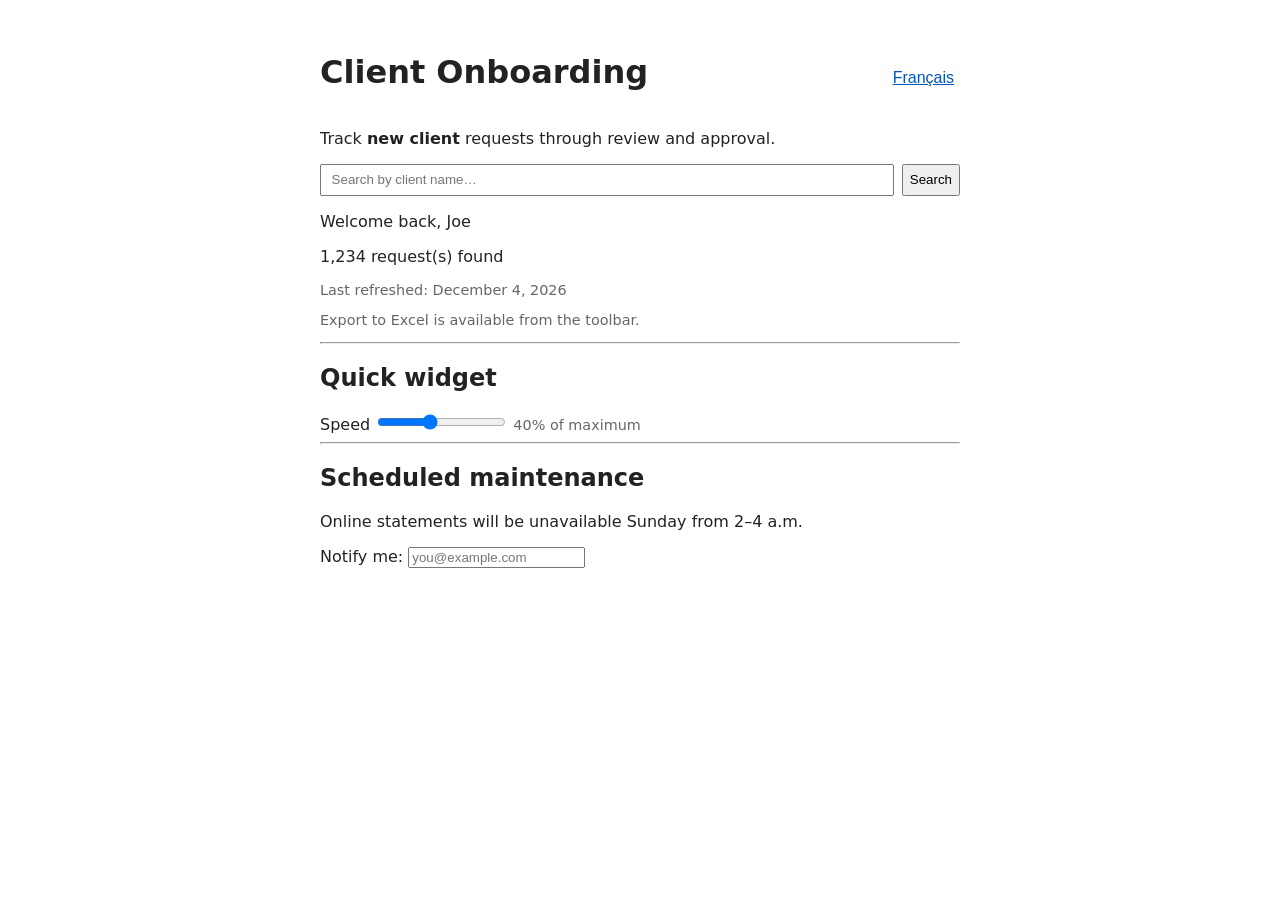
<file: bilingual/demo.html>
<!DOCTYPE html>
<html lang="en">
<head>
<meta charset="utf-8">
<meta name="viewport" content="width=device-width, initial-scale=1">
<!-- The inline English below is authored fallback: the page reads fine
     in source and degrades to EN if scripts fail. apply() overwrites it. -->
<title data-intl="app.title">Client Onboarding</title>
<script>
  // Dual-DOM tier: set the language before first paint so lang-blocks.css
  // hides the right blocks with no flash of the wrong language.
  // Placeholder detection — keep in lockstep with detectLang() in intl.js.
  document.documentElement.lang =
    /[?&]lang=fr/.test(location.search) ? 'fr' : 'en';
</script>
<link rel="stylesheet" href="lang-blocks.css">
<style>
  body { font-family: "Segoe UI", system-ui, sans-serif; margin: 2rem auto; max-width: 40rem; color: #222; }
  header { display: flex; justify-content: space-between; align-items: baseline; }
  #langToggle { background: none; border: none; color: #0057b8; cursor: pointer; font-size: 1rem; text-decoration: underline; }
  .search { display: flex; gap: .5rem; margin: 1rem 0; }
  .search input { flex: 1; padding: .4rem .6rem; }
  .muted { color: #666; font-size: .9rem; }
</style>
</head>
<body>

<header>
  <h1 data-intl="app.title">Client Onboarding</h1>
  <!-- Canadian convention: the toggle names the OTHER language.
       The dictionary handles that naturally — no special casing. -->
  <!-- lang-keep: labelled in the OTHER language on purpose; without it
       lang-blocks.css would hide the toggle itself. -->
  <button id="langToggle" class="lang-keep" data-intl="ui.langToggle" lang="fr">Français</button>
</header>

<p data-intl-html="app.intro">Track <strong>new client</strong> requests through review and approval.</p>

<div class="search">
  <input type="search"
         data-intl-attr="placeholder:search.placeholder;title:search.tooltip"
         placeholder="Search by client name…">
  <button data-intl="search.button">Search</button>
</div>

<!-- Everything below is script-rendered via intl.t() -->
<p id="greeting"></p>
<p id="count"></p>
<p id="updated" class="muted"></p>
<p id="exportHint" class="muted"></p>

<hr>

<!-- QUICK TIER: a throwaway widget — no dictionary keys, both languages
     inline in this file. data-fr rides beside the authored English. -->
<h2 data-intl>Quick widget</h2>
<label for="speed" data-fr="Vitesse">Speed</label>
<input id="speed" type="range" min="0" max="100" value="40"
       data-fr-title="Glisser pour régler" title="Drag to adjust">
<span id="speedVal" class="muted"></span>

<hr>

<!-- DUAL-DOM TIER: whole blocks per language, real lang attributes,
     hidden/shown purely by lang-blocks.css matching <html lang>.
     Same-named input in both blocks: apply() disables the hidden copy
     so only the visible one submits. Never duplicate ids across blocks. -->
<section lang="en">
  <h2>Scheduled maintenance</h2>
  <p>Online statements will be unavailable Sunday from 2–4 a.m.</p>
  <label>Notify me:
    <input type="email" name="notifyEmail" placeholder="you@example.com">
  </label>
</section>
<section lang="fr">
  <h2>Entretien planifié</h2>
  <p>Les relevés en ligne seront indisponibles dimanche, de 2 h à 4 h.</p>
  <label>M’aviser :
    <input type="email" name="notifyEmail" placeholder="vous@exemple.com">
  </label>
</section>

<script src="intl.js"></script>
<script src="strings.js"></script>
<script>
(function () {
  'use strict';

  // Quick-tier heading: valueless data-intl means the English text is the
  // key, and a flat entry supplies the French. Two lines total.
  intl.addMessages({ 'Quick widget': 'Petit widget' });

  // Vendor JSON round-trip (needs http(s), so it's inert on file://):
  // strings.fr.json completes results.exportHint's pending translation.
  // intl.load('strings.fr.json', 'fr');

  function render() {
    // The toggle is labelled in the language it switches TO — keep its
    // lang attribute pointing there so screen readers pronounce it right.
    document.getElementById('langToggle')
      .setAttribute('lang', intl.getLang() === 'en' ? 'fr' : 'en');
    document.getElementById('greeting').textContent =
      intl.t('results.greeting', { name: 'Joe' });
    // Locale-bound formatters: native Intl pinned to the active language.
    document.getElementById('count').textContent =
      intl.t('results.count', { count: intl.NumberFormat().format(1234) });
    document.getElementById('updated').textContent =
      intl.t('results.updated', {
        date: intl.DateTimeFormat({ dateStyle: 'long' }).format(new Date())
      });
    // Untranslated key: falls back to English, gets logged for report().
    document.getElementById('exportHint').textContent =
      intl.t('results.exportHint');
    renderSpeed();
  }

  // Quick-tier script string: inline EN/FR pair, no dictionary.
  function renderSpeed() {
    document.getElementById('speedVal').textContent =
      intl.t('{n}% of maximum', '{n} % du maximum',
             { n: document.getElementById('speed').value });
  }
  document.getElementById('speed').addEventListener('input', renderSpeed);

  document.getElementById('langToggle').addEventListener('click', function () {
    intl.setLang(intl.getLang() === 'en' ? 'fr' : 'en');
  });

  intl.apply();
  render();
  intl.onChange(render);
  intl.report(); // console: keys still waiting on French
})();
</script>
</body>
</html>
</file>
<file: bilingual/lang-blocks.css>
/*
 * Dual-DOM language blocks — the "if you MUST" tier.
 *
 * Author both languages as sibling elements carrying real lang
 * attributes; whichever doesn't match <html lang> is hidden. No classes,
 * no JS beyond intl keeping <html lang> truthful (or the inline head
 * snippet doing it before first paint — see README).
 *
 *   <section lang="en"> ...english block... </section>
 *   <section lang="fr"> ...bloc français... </section>
 *
 * .lang-keep opts an element out of hiding — required on anything
 * legitimately in the other language, like the language toggle or a
 * quoted French phrase inside English copy.
 *
 * display:none specifically: screen readers and find-in-page skip the
 * hidden copy. Never swap to visibility/off-screen tricks here.
 */
html[lang="en"] [lang="fr"]:not(.lang-keep),
html[lang="fr"] [lang="en"]:not(.lang-keep) {
  display: none !important;
}
</file>
